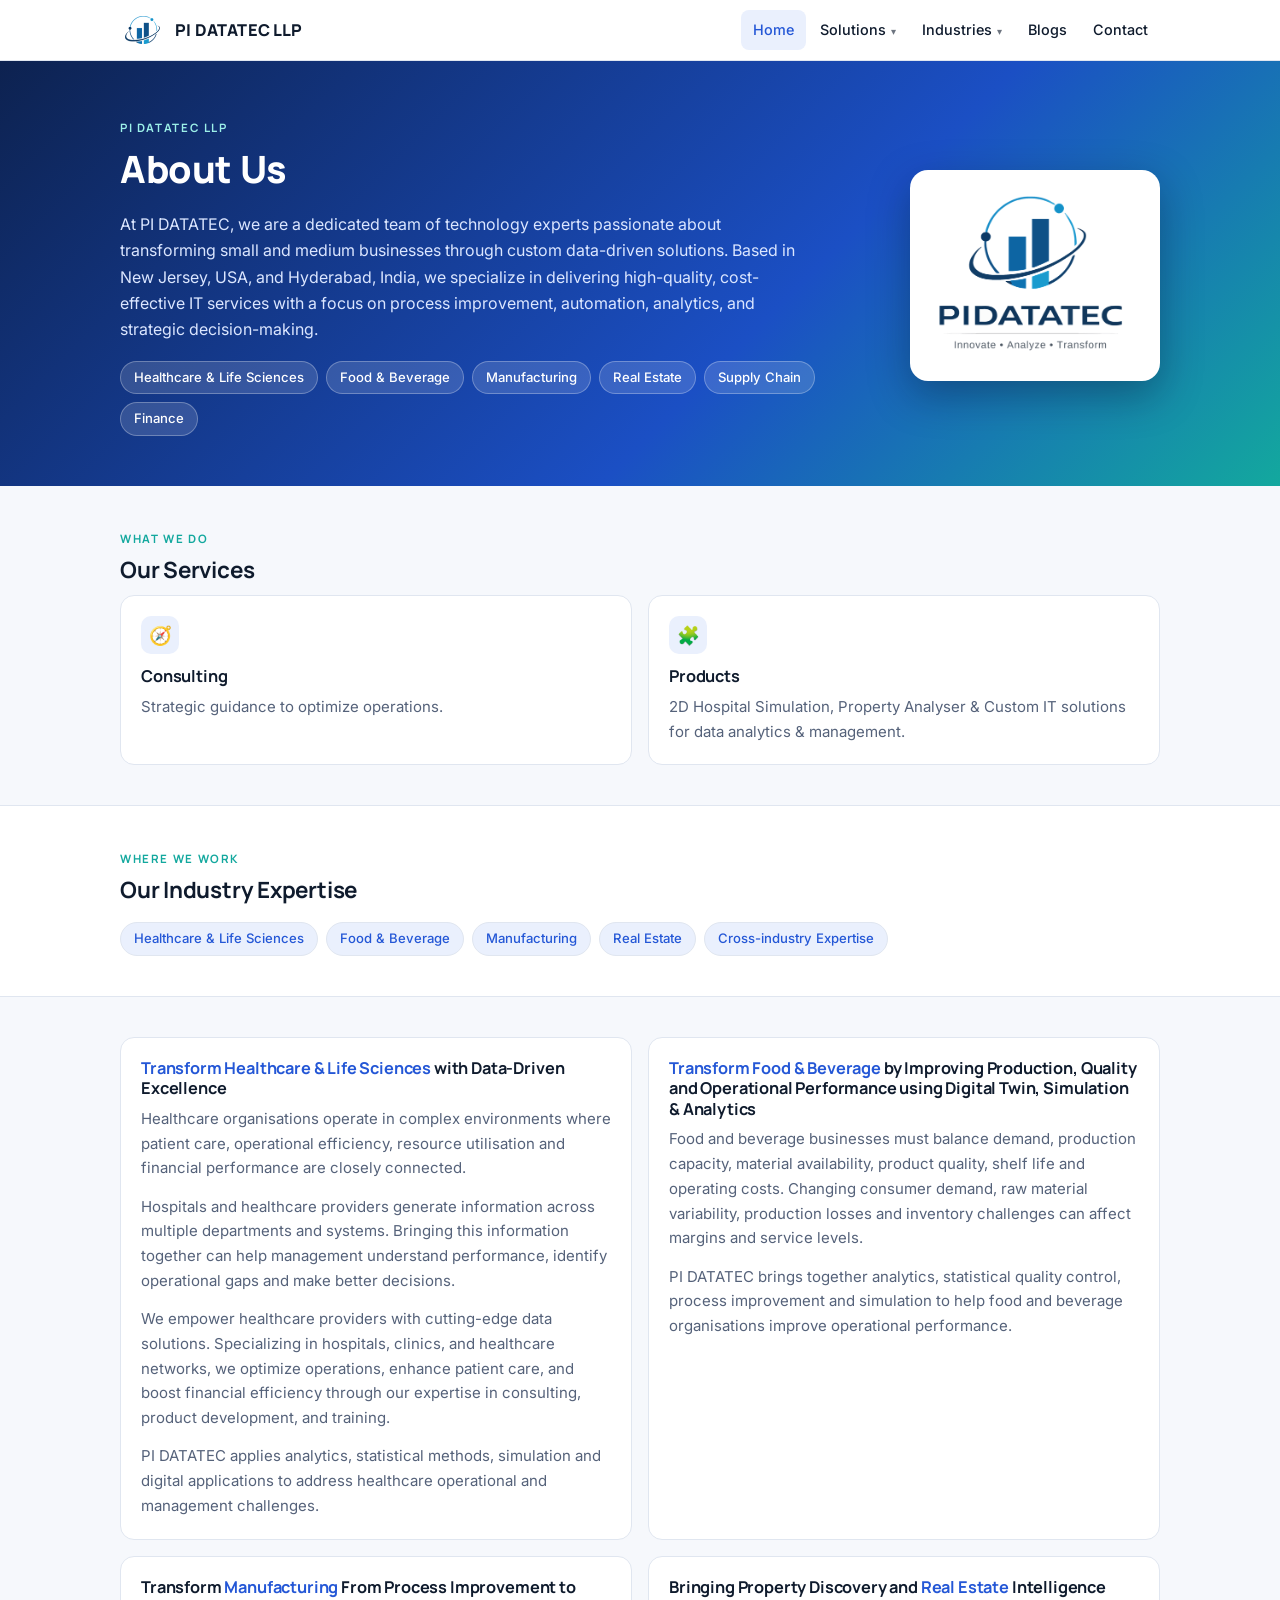
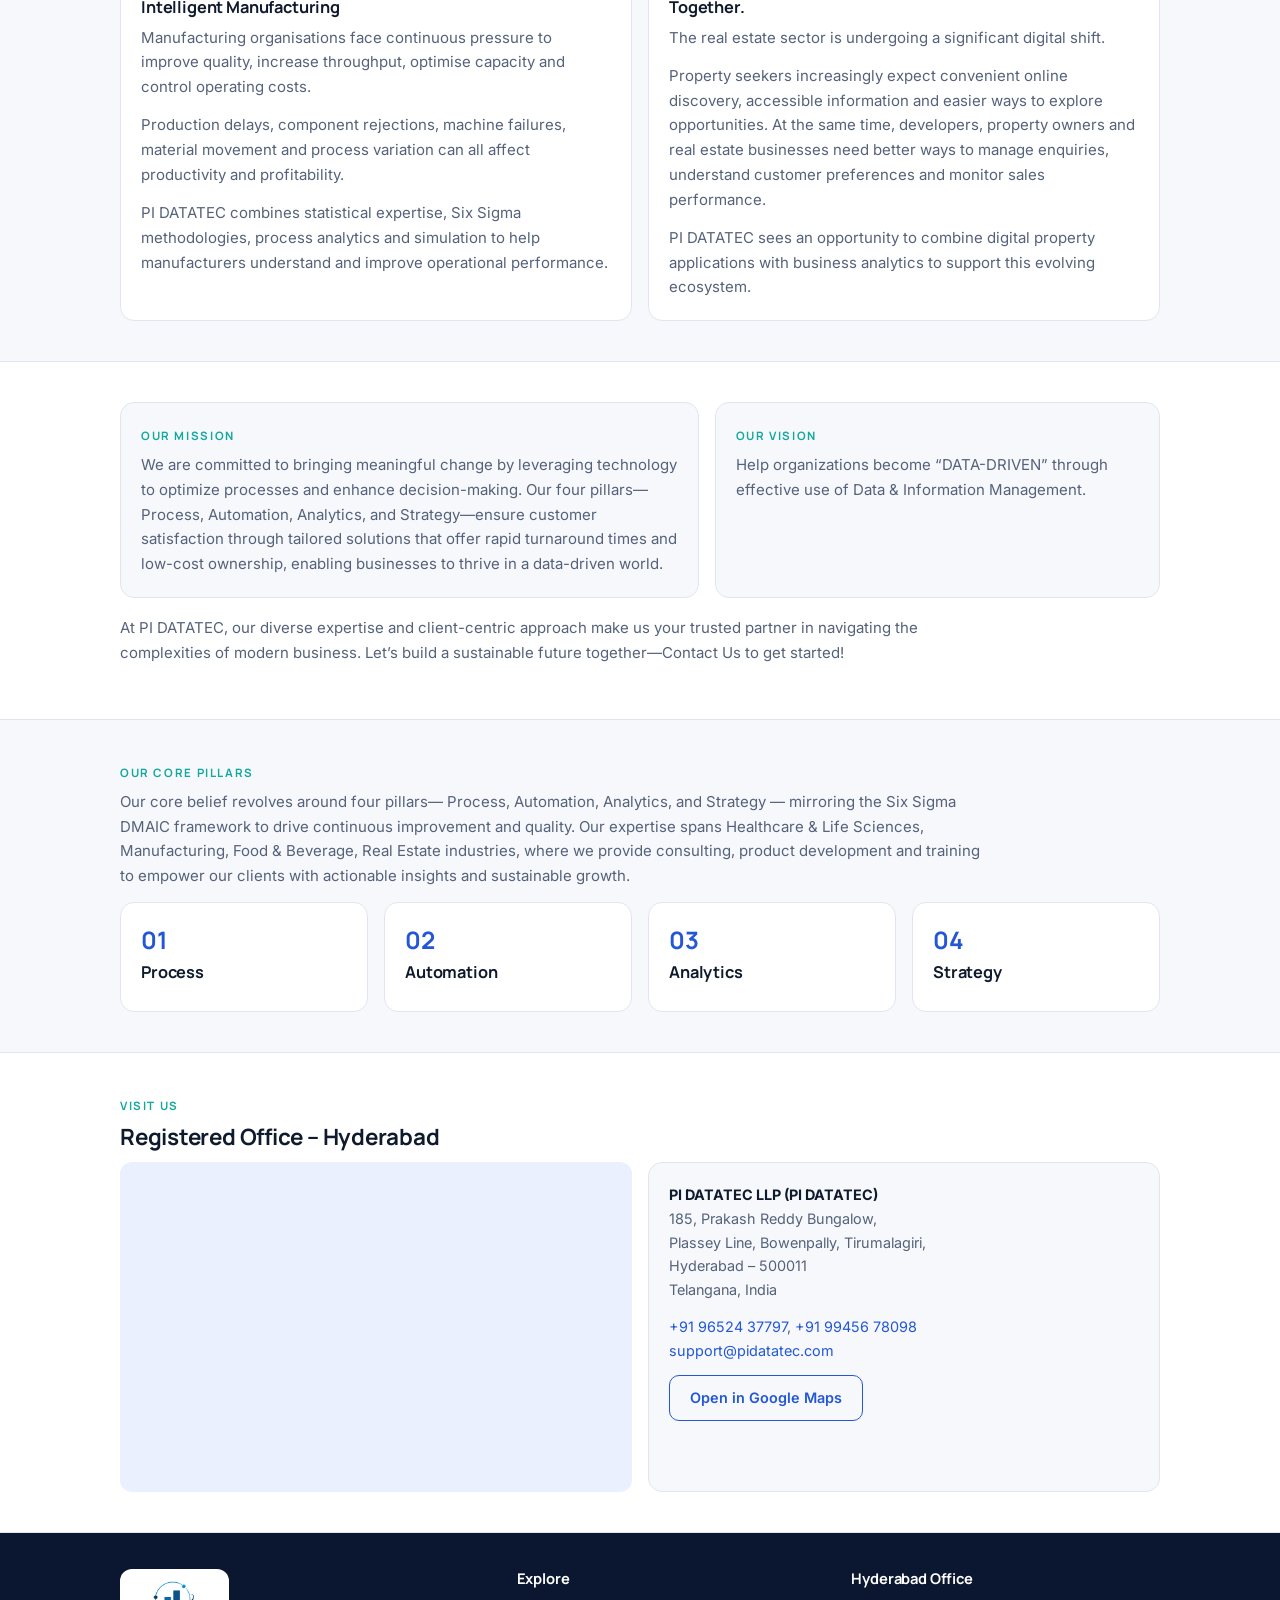
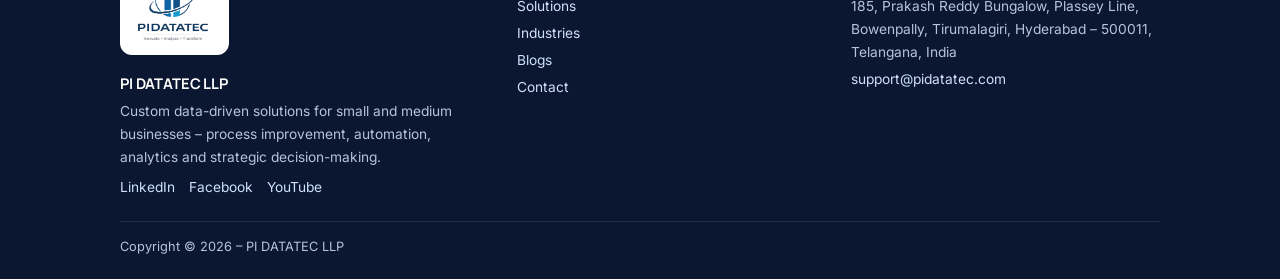
<file: index.html>
<!DOCTYPE html>
<html lang="en-GB">
<head>
<meta charset="utf-8">
<meta name="viewport" content="width=device-width, initial-scale=1, viewport-fit=cover">
<title>PI DATATEC LLP</title>
<meta name="description" content="PI DATATEC LLP – custom data-driven solutions: consulting, products and training in analytics, automation and simulation.">
<link rel="icon" type="image/png" href="[data-uri]">
<link rel="stylesheet" href="css/style.css">
</head>
<body>
<header><div class="wrap bar">
<a class="logo" href="index.html" aria-label="PI DATATEC LLP – Home"><img src="[data-uri]" alt="" width="38" height="30">PI DATATEC LLP</a>
<button id="mb" aria-label="Menu" aria-expanded="false">☰ Menu</button>
<nav id="nav" aria-label="Main"><ul>
<li><a href="index.html">Home</a></li>
<li class="has"><a href="services.html#solutions">Solutions</a><ul>
 <li><a href="services.html#consulting">Consulting</a></li>
 <li class="has"><a href="services.html#products">Products</a><ul>
  <li class="has"><a href="services.html#healthcare">Healthcare</a><ul><li><a href="services.html#hsim-2d">HSIM-2D</a></li></ul></li>
 </ul></li>
</ul></li>
<li class="has"><a href="industries.html#industries">Industries</a><ul>
 <li><a href="industries.html#healthcare-lifesciences">Healthcare &amp; Lifesciences</a></li>
 <li><a href="industries.html#manufacturing">Manufacturing</a></li>
 <li><a href="industries.html#food-beverage">Food &amp; Beverage</a></li>
 <li><a href="industries.html#real-estate">Real Estate</a></li>
 <li class="has"><a href="industries.html#cross-industry">Cross Industry Expertise</a><ul><li><a href="industries.html#supply-chain">Supply Chain (All Domains)</a></li></ul></li>
</ul></li>
<li><a href="index.html#blogs">Blogs</a></li>
<li><a href="contact.html">Contact</a></li>
</ul></nav>
</div></header>

<main id="app"></main>

<footer><div class="wrap">
<div class="fg">
<div><div class="fl"><img src="[data-uri]" alt="PI DATATEC logo"></div><h4>PI DATATEC LLP</h4><p>Custom data-driven solutions for small and medium businesses – process improvement, automation, analytics and strategic decision-making.</p>
<div class="soc"><a href="https://www.linkedin.com/company/pi-datatec-llp" target="_blank" rel="noopener">LinkedIn</a><a href="https://www.facebook.com/PI DATATEC" target="_blank" rel="noopener">Facebook</a><a href="https://www.youtube.com/@PI DATATEC" target="_blank" rel="noopener">YouTube</a></div></div>
<div><h4>Explore</h4><p><a href="services.html#solutions">Solutions</a></p><p><a href="industries.html#industries">Industries</a></p><p><a href="index.html#blogs">Blogs</a></p><p><a href="contact.html">Contact</a></p></div>
<div><h4>Hyderabad Office</h4><p>185, Prakash Reddy Bungalow, Plassey Line, Bowenpally, Tirumalagiri, Hyderabad – 500011, Telangana, India</p><p><a href="mailto:support@pidatatec.com">support@pidatatec.com</a></p></div>
</div>
<div class="cp">Copyright © 2026 – PI DATATEC LLP</div>
</div></footer>

<script src="js/main.js"></script>
</body>
</html>
</file>
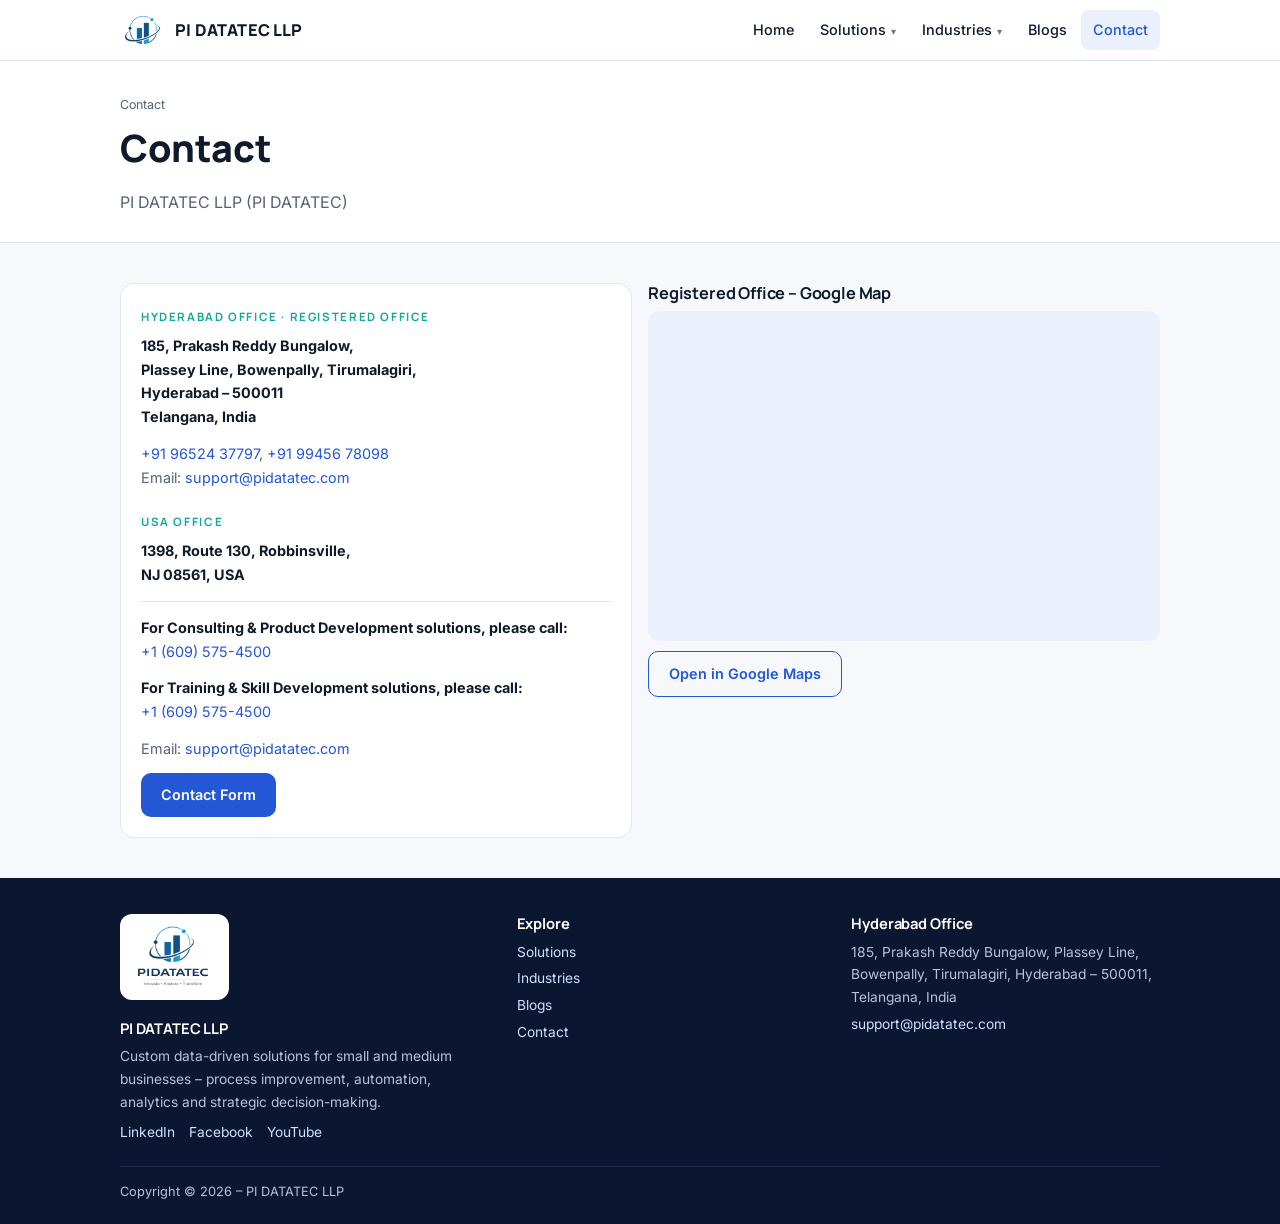
<file: contact.html>
<!DOCTYPE html>
<html lang="en">
<head>
    <meta charset="UTF-8">
    <meta name="viewport" content="width=device-width, initial-scale=1.0">
    <title>Contact | PI DATATEC</title>
    <link rel="stylesheet" href="css/style.css">
</head>
<body>

    <header><div class="wrap bar">
<a class="logo" href="index.html" aria-label="PI DATATEC LLP – Home"><img src="[data-uri]" alt="" width="38" height="30">PI DATATEC LLP</a>
<button id="mb" aria-label="Menu" aria-expanded="false">☰ Menu</button>
<nav id="nav" aria-label="Main"><ul>
<li><a href="index.html">Home</a></li>
<li class="has"><a href="services.html#solutions">Solutions</a><ul>
 <li><a href="services.html#consulting">Consulting</a></li>
 <li class="has"><a href="services.html#products">Products</a><ul>
  <li class="has"><a href="services.html#healthcare">Healthcare</a><ul><li><a href="services.html#hsim-2d">HSIM-2D</a></li></ul></li>
 </ul></li>
</ul></li>
<li class="has"><a href="industries.html#industries">Industries</a><ul>
 <li><a href="industries.html#healthcare-lifesciences">Healthcare &amp; Lifesciences</a></li>
 <li><a href="industries.html#manufacturing">Manufacturing</a></li>
 <li><a href="industries.html#food-beverage">Food &amp; Beverage</a></li>
 <li><a href="industries.html#real-estate">Real Estate</a></li>
 <li class="has"><a href="industries.html#cross-industry">Cross Industry Expertise</a><ul><li><a href="industries.html#supply-chain">Supply Chain (All Domains)</a></li></ul></li>
</ul></li>
<li><a href="index.html#blogs">Blogs</a></li>
<li><a href="contact.html">Contact</a></li>
</ul></nav>
</div></header>



<main id="app">

    <section style="background:#131f36; padding:40px 0; border-bottom:1px solid #263650;">
        <div class="wrap">
            <p style="color:#91b5e8; margin-bottom:12px;">Contact</p>
            <h1 style="font-size:42px; margin-bottom:18px;">Contact</h1>
            <p style="color:#91b5e8; font-size:18px;">
                PI DATATEC LLP (PI DATATEC)
            </p>
        </div>
    </section>

    <section class="sec">
        <div class="wrap">
            <div class="grid g2">

                <div class="card ct">
                    <span class="eyebrow">Hyderabad Office · Registered Office</span>

                    <p>
                        <b>
                            185, Prakash Reddy Bungalow,<br>
                            Plassey Line, Bowenpally, Tirumalagiri,<br>
                            Hyderabad – 500011<br>
                            Telangana, India
                        </b>
                    </p>

                    <p>
                        +91 96524 37797, +91 99456 78098<br>
                        Email:
                        <a href="mailto:support@pidatatec.com">support@pidatatec.com</a>
                    </p>

                    <span class="eyebrow">USA Office</span>

                    <p>
                        <b>
                            1398, Route 130, Robbinsville,<br>
                            NJ 08561, USA
                        </b>
                    </p>

                    <hr>

                    <p>
                        <b>For Consulting &amp; Product Development solutions, please call:</b><br>
                        +1 (609) 575-4500
                    </p>

                    <p>
                        <b>For Training &amp; Skill Development solutions, please call:</b><br>
                        +1 (609) 575-4500
                    </p>

                    <p>
                        Email:
                        <a href="mailto:support@pidatatec.com">support@pidatatec.com</a>
                    </p>

                    <a class="btn"
                       href="https://docs.google.com/forms/d/e/1FAIpQLSeUiw18XL8_y3Q1TGLeaWecY7NEmeWrzcXbZwNrRl00Z0Dn8A/viewform"
                       target="_blank" rel="noopener">
                        Contact Form
                    </a>
                </div>

              
<div>
    <h3>Registered Office – Google Map</h3>

    <iframe
        src="https://maps.google.com/maps?q=185%20Prakash%20Reddy%20Bungalow%20Bowenpally%20Hyderabad&t=&z=5&ie=UTF8&iwloc=&output=embed"
        width="100%"
        height="380"
        style="border:0; border-radius:14px;"
        allowfullscreen
        loading="lazy"
        referrerpolicy="no-referrer-when-downgrade">
    </iframe>

    <p style="margin-top:10px">
        <a class="btn o"
           href="https://www.google.com/maps/search/?api=1&query=185+Prakash+Reddy+Bungalow+Bowenpally+Hyderabad"
           target="_blank" rel="noopener">
            Open in Google Maps
        </a>
    </p>
</div>


            </div>
        </div>
    </section>
</main>



    <footer><div class="wrap">
<div class="fg">
<div><div class="fl"><img src="[data-uri]" alt="PI DATATEC logo"></div><h4>PI DATATEC LLP</h4><p>Custom data-driven solutions for small and medium businesses – process improvement, automation, analytics and strategic decision-making.</p>
<div class="soc"><a href="https://www.linkedin.com/company/pi-datatec-llp" target="_blank" rel="noopener">LinkedIn</a><a href="https://www.facebook.com/PI DATATEC" target="_blank" rel="noopener">Facebook</a><a href="https://www.youtube.com/@PI DATATEC" target="_blank" rel="noopener">YouTube</a></div></div>
<div><h4>Explore</h4><p><a href="services.html#solutions">Solutions</a></p><p><a href="industries.html#industries">Industries</a></p><p><a href="index.html#blogs">Blogs</a></p><p><a href="contact.html">Contact</a></p></div>
<div><h4>Hyderabad Office</h4><p>185, Prakash Reddy Bungalow, Plassey Line, Bowenpally, Tirumalagiri, Hyderabad – 500011, Telangana, India</p><p><a href="mailto:support@pidatatec.com">support@pidatatec.com</a></p></div>
</div>
<div class="cp">Copyright © 2026 – PI DATATEC LLP</div>
</div></footer>

    <script src="js/main.js"></script>
</body>
</html>
</file>
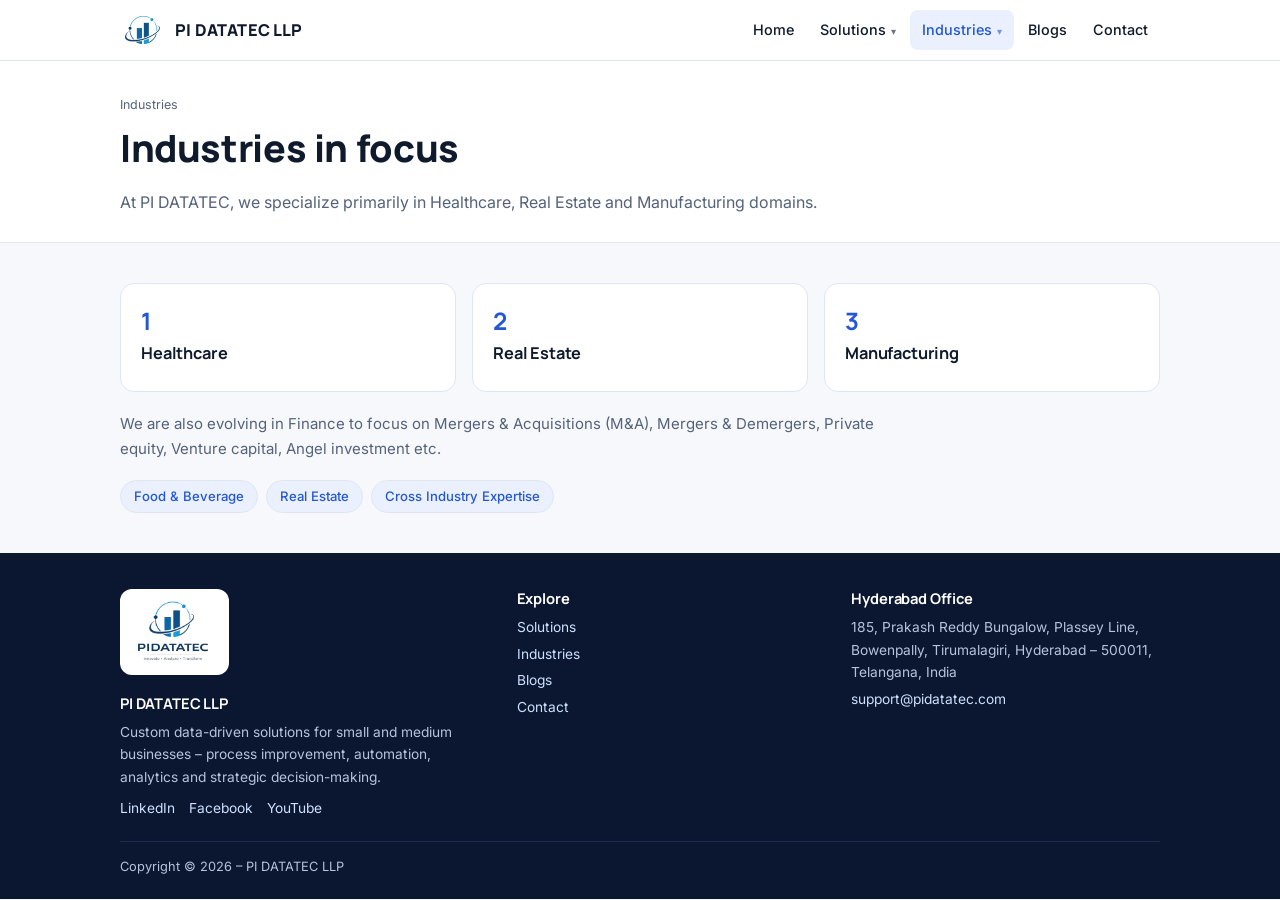
<file: industries.html>
<!DOCTYPE html>
<html lang="en">
<head>
    <meta charset="UTF-8">
    <meta name="viewport" content="width=device-width, initial-scale=1.0">
    <title>Industries | PI DATATEC</title>
    <link rel="stylesheet" href="css/style.css">
</head>
<body>

    <header><div class="wrap bar">
<a class="logo" href="index.html" aria-label="PI DATATEC LLP – Home"><img src="[data-uri]" alt="" width="38" height="30">PI DATATEC LLP</a>
<button id="mb" aria-label="Menu" aria-expanded="false">☰ Menu</button>

<nav id="nav" aria-label="Main">
<ul>
    <li><a href="index.html">Home</a></li>

    <li class="has">
        <a href="services.html#solutions">Solutions</a>
        <ul>
            <li><a href="services.html#consulting">Consulting</a></li>
            <li class="has">
                <a href="services.html#products">Products</a>
                <ul>
                    <li class="has">
                        <a href="services.html#healthcare">Healthcare</a>
                        <ul>
                            <li><a href="services.html#hsim-2d">HSIM-2D</a></li>
                        </ul>
                    </li>
                </ul>
            </li>
        </ul>
    </li>

    <li class="has">
        <a href="industries.html#industries">Industries</a>
        <ul>
            <li><a href="industries.html#healthcare-lifesciences">Healthcare &amp; Lifesciences</a></li>
            <li><a href="industries.html#manufacturing">Manufacturing</a></li>
            <li><a href="industries.html#food-beverage">Food &amp; Beverage</a></li>
            <li><a href="industries.html#real-estate">Real Estate</a></li>
            <li class="has">
                <a href="industries.html#cross-industry">Cross Industry Expertise</a>
                <ul>
                    <li><a href="industries.html#supply-chain">Supply Chain (All Domains)</a></li>
                </ul>
            </li>
        </ul>
    </li>

    <li><a href="index.html#blogs">Blogs</a></li>
    <li><a href="contact.html">Contact</a></li>
</ul>
</nav>

</div></header>

    <main id="app">
    <!-- Industries Page Banner -->
    <section style="background:#102b50; color:white; padding:65px 20px; text-align:center;">
        <div class="wrap">
            <p style="margin:0 0 12px;">Home / Industries</p>
            <h1 style="font-size:42px; margin:0 0 15px;">Industries in focus</h1>
            <p style="max-width:750px; margin:auto; line-height:1.7;">
                At PI DATATEC, we specialize primarily in Healthcare,
                Real Estate and Manufacturing domains.
            </p>
        </div>
    </section>

    <!-- Industries Cards -->
    <section class="sec">
        <div class="wrap">

            
<div class="grid g3">

    <a class="card" href="industries.html#healthcare-lifesciences" data-industry="healthcare-lifesciences">
        <div class="pill">1</div>
        <h3>Healthcare</h3>
    </a>

    <a class="card" href="industries.html#real-estate" data-industry="real-estate">
        <div class="pill">2</div>
        <h3>Real Estate</h3>
    </a>

    <a class="card" href="industries.html#manufacturing" data-industry="manufacturing">
        <div class="pill">3</div>
        <h3>Manufacturing</h3>
    </a>

</div>


            <p style="margin-top:20px; max-width:780px;">
                We are also evolving in Finance to focus on Mergers &amp;
                Acquisitions (M&amp;A), Mergers &amp; Demergers,
                Private equity, Venture capital, Angel investment etc.
            </p>

            <div class="chips d">
                <a class="chip" href="industries.html#food-beverage">Food &amp; Beverage</a>
                <a class="chip" href="industries.html#real-estate">Real Estate</a>
                <a class="chip" href="industries.html#cross-industry">Cross Industry Expertise</a>
            </div>

        </div>
    </section>

    <!-- Healthcare & Lifesciences -->
<section class="sec" id="healthcare-lifesciences" data-industry="healthcare-lifesciences">
    <div class="wrap">

        <h2>Better Healthcare Operations Through Data and Technology</h2>

        <p>Healthcare organisations operate in complex environments where patient care, operational efficiency, resource utilisation and financial performance are closely connected.</p>

        <p>Hospitals and healthcare providers generate information across multiple departments and systems. Bringing this information together can help management understand performance, identify operational gaps and make better decisions.</p>

        <p>PI DATATEC applies analytics, statistical methods, simulation and digital applications to address healthcare operational and management challenges.</p>

    </div>
</section>

<section class="sec alt">
    <div class="wrap">
        <h2>Our Areas of Focus</h2>

        <div class="grid g2">

            <div class="card">
                <h3>Hospital Analytics &amp; Decision Intelligence</h3>
                <ul>
                    <li>OP and IP performance analytics</li>
                    <li>Patient volume and service utilisation</li>
                    <li>Revenue cycle and billing analytics</li>
                    <li>Pharmacy and laboratory performance</li>
                    <li>Inventory and consumption analytics</li>
                    <li>HR and workforce analytics</li>
                    <li>Financial and operational dashboards</li>
                </ul>
            </div>

            <div class="card">
                <h3>Hospital Simulation &amp; Patient Flow</h3>
                <ul>
                    <li>Patient arrival and movement modelling</li>
                    <li>Waiting time and bottleneck analysis</li>
                    <li>Department capacity evaluation</li>
                    <li>Resource utilisation studies</li>
                    <li>Operational scenario modelling</li>
                </ul>
            </div>

            <div class="card">
                <h3>Healthcare Applications</h3>
                <ul>
                    <li>Doctor appointment applications</li>
                    <li>Digital healthcare workflows</li>
                    <li>Healthcare information and reporting solutions</li>
                </ul>
            </div>

            <div class="card">
                <h3>Life Sciences &amp; Pharmaceutical Analytics</h3>
                <ul>
                    <li>Statistical analysis and biostatistics</li>
                    <li>Quality and process performance analysis</li>
                    <li>Inventory and supply chain analytics</li>
                    <li>Data-driven operational reporting</li>
                </ul>
            </div>

        </div>

        <p style="margin-top:20px; max-width:820px;">
            We help healthcare organisations move towards more connected information, improved operational visibility and evidence-based management decisions.
        </p>
    </div>
</section>



<!-- Manufacturing -->
<section class="sec" id="manufacturing">
    <div class="wrap" style="max-width:820px">
        <h2>Manufacturing Industry Solutions</h2>
        <p><strong>From Process Improvement to Intelligent Manufacturing.</strong></p>

        <p>Manufacturing organisations face continuous pressure to improve quality, increase throughput, optimise capacity and control operating costs.</p>

        <p>Production delays, component rejections, machine failures, material movement and process variation can all affect productivity and profitability.</p>

        <p>PI DATATEC combines statistical expertise, Six Sigma methodologies, process analytics and simulation to help manufacturers understand and improve operational performance.</p>
    </div>
</section>

<section class="sec alt">
    <div class="wrap">
        <h2>Our Areas of Focus</h2>

        <div class="grid g2">

            <div class="card">
                <h3>Quality Engineering &amp; Six Sigma</h3>
                <ul>
                    <li>Statistical Process Control</li>
                    <li>Hypothesis testing</li>
                    <li>Supplier and incoming material quality analysis</li>
                    <li>Component rejection analysis</li>
                    <li>Process capability studies</li>
                    <li>Root cause analysis</li>
                    <li>Defect reduction initiatives</li>
                </ul>
            </div>

            <div class="card">
                <h3>Production &amp; Capacity Optimisation</h3>
                <ul>
                    <li>Production planning and scheduling</li>
                    <li>Capacity utilisation analysis</li>
                    <li>Throughput and bottleneck studies</li>
                    <li>Assembly line and process balancing</li>
                    <li>Productivity measurement</li>
                    <li>Resource optimisation</li>
                </ul>
            </div>

            <div class="card">
                <h3>Equipment &amp; Operational Performance</h3>
                <ul>
                    <li>Machine downtime analysis</li>
                    <li>Equipment performance monitoring</li>
                    <li>Overall Equipment Effectiveness (OEE)</li>
                    <li>Failure and maintenance data analysis</li>
                    <li>Operational performance dashboards</li>
                </ul>
            </div>

            <div class="card">
                <h3>Simulation &amp; Digital Twin Solutions</h3>
                <ul>
                    <li>Manufacturing process simulation</li>
                    <li>Production line modelling</li>
                    <li>Material handling simulation</li>
                    <li>Facility and layout evaluation</li>
                    <li>Capacity and throughput modelling</li>
                    <li>Alternative scenario analysis</li>
                </ul>
            </div>

        </div>
    </div>
</section>

<section class="sec">
    <div class="wrap">
        <h2>How We Help</h2>

        <p style="max-width:780px">
            We help manufacturing businesses use statistical evidence
            and operational intelligence to identify inefficiencies,
            improve quality, optimise production and make better
            investment and planning decisions.
        </p>

        <div class="eyebrow" style="margin-top:6px">
            PI DATATEC Solutions
        </div>

        <div class="chips d">
            <span class="chip">Six Sigma &amp; SPC Consulting</span>
            <span class="chip">Manufacturing Analytics</span>
            <span class="chip">Production Simulation</span>
            <span class="chip">Supply Chain Optimisation</span>
        </div>
    </div>
</section>

</main>

    <footer><div class="wrap">
<div class="fg">
<div><div class="fl"><img src="[data-uri]" alt="PI DATATEC logo"></div><h4>PI DATATEC LLP</h4><p>Custom data-driven solutions for small and medium businesses – process improvement, automation, analytics and strategic decision-making.</p>
<div class="soc"><a href="https://www.linkedin.com/company/pi-datatec-llp" target="_blank" rel="noopener">LinkedIn</a><a href="https://www.facebook.com/PI DATATEC" target="_blank" rel="noopener">Facebook</a><a href="https://www.youtube.com/@PI DATATEC" target="_blank" rel="noopener">YouTube</a></div></div>
<div><h4>Explore</h4><p><a href="services.html#solutions">Solutions</a></p><p><a href="industries.html#industries">Industries</a></p><p><a href="index.html#blogs">Blogs</a></p><p><a href="contact.html">Contact</a></p></div>
<div><h4>Hyderabad Office</h4><p>185, Prakash Reddy Bungalow, Plassey Line, Bowenpally, Tirumalagiri, Hyderabad – 500011, Telangana, India</p><p><a href="mailto:support@pidatatec.com">support@pidatatec.com</a></p></div>
</div>
<div class="cp">Copyright © 2026 – PI DATATEC LLP</div>
</div></footer>

    <script src="js/main.js"></script>
</body>
</html>
</file>
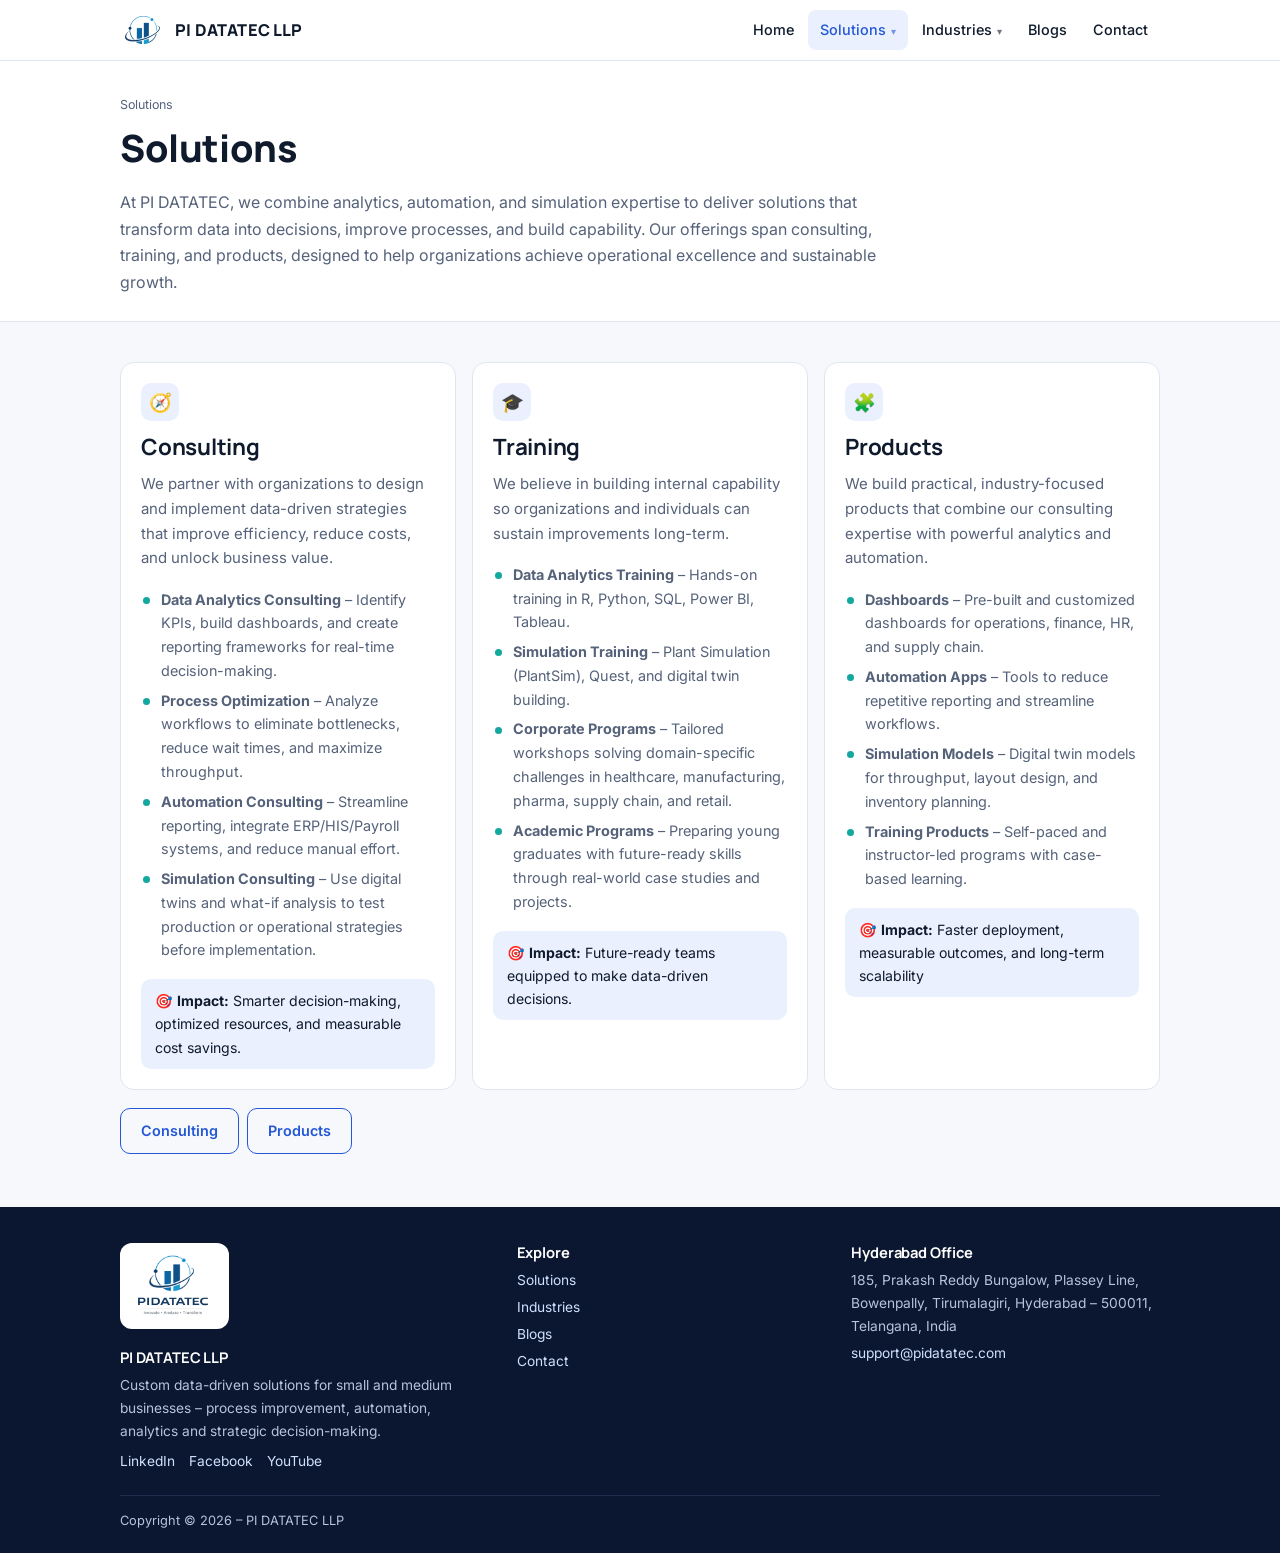
<file: services.html>
<!DOCTYPE html>
<html lang="en">
<head>
    <meta charset="UTF-8">
    <meta name="viewport" content="width=device-width, initial-scale=1.0">
    <title>Solutions | PI DATATEC</title>
    <link rel="stylesheet" href="css/style.css">
</head>
<body>

    <header><div class="wrap bar">
<a class="logo" href="index.html" aria-label="PI DATATEC LLP – Home"><img src="[data-uri]" alt="" width="38" height="30">PI DATATEC LLP</a>
<button id="mb" aria-label="Menu" aria-expanded="false">☰ Menu</button>
<nav id="nav" aria-label="Main"><ul>
<li><a href="index.html">Home</a></li>
<li class="has"><a href="services.html#solutions">Solutions</a><ul>
 <li><a href="services.html#consulting">Consulting</a></li>
 <li class="has"><a href="services.html#products">Products</a><ul>
  <li class="has"><a href="services.html#healthcare">Healthcare</a><ul><li><a href="services.html#hsim-2d">HSIM-2D</a></li></ul></li>
 </ul></li>
</ul></li>
<li class="has"><a href="industries.html#industries">Industries</a><ul>
 <li><a href="industries.html#healthcare-lifesciences">Healthcare &amp; Lifesciences</a></li>
 <li><a href="industries.html#manufacturing">Manufacturing</a></li>
 <li><a href="industries.html#food-beverage">Food &amp; Beverage</a></li>
 <li><a href="industries.html#real-estate">Real Estate</a></li>
 <li class="has"><a href="industries.html#cross-industry">Cross Industry Expertise</a><ul><li><a href="industries.html#supply-chain">Supply Chain (All Domains)</a></li></ul></li>
</ul></li>
<li><a href="index.html#blogs">Blogs</a></li>
<li><a href="contact.html">Contact</a></li>
</ul></nav>
</div></header>

    <main id="app">
      <!-- Services page content will go here -->
       <section class="sec">
    <div class="wrap">
        <h1>Solutions</h1>
        <p>At PI DATATEC, we combine analytics, automation, and simulation expertise to deliver solutions that transform data into decisions, improve processes, and build capability.</p>

        <div class="grid g3">
            <div class="card">
                <div class="ic">🧭</div>
                <h2>Consulting</h2>
                <p>We partner with organizations to design and implement data-driven strategies that improve efficiency, reduce costs, and unlock business value.</p>
            </div>

            <div class="card">
                <div class="ic">🎓</div>
                <h2>Training</h2>
                <p>We build internal capability so organizations and individuals can sustain improvements long-term.</p>
            </div>

            <div class="card">
                <div class="ic">🧩</div>
                <h2>Products</h2>
                <p>We build practical, industry-focused products that combine consulting expertise with analytics and automation.</p>
            </div>
        </div>
    </div>
</section>
    </main>

    <footer><div class="wrap">
<div class="fg">
<div><div class="fl"><img src="[data-uri]" alt="PI DATATEC logo"></div><h4>PI DATATEC LLP</h4><p>Custom data-driven solutions for small and medium businesses – process improvement, automation, analytics and strategic decision-making.</p>
<div class="soc"><a href="https://www.linkedin.com/company/pi-datatec-llp" target="_blank" rel="noopener">LinkedIn</a><a href="https://www.facebook.com/PI DATATEC" target="_blank" rel="noopener">Facebook</a><a href="https://www.youtube.com/@PI DATATEC" target="_blank" rel="noopener">YouTube</a></div></div>
<div><h4>Explore</h4><p><a href="services.html#solutions">Solutions</a></p><p><a href="industries.html#industries">Industries</a></p><p><a href="index.html#blogs">Blogs</a></p><p><a href="contact.html">Contact</a></p></div>
<div><h4>Hyderabad Office</h4><p>185, Prakash Reddy Bungalow, Plassey Line, Bowenpally, Tirumalagiri, Hyderabad – 500011, Telangana, India</p><p><a href="mailto:support@pidatatec.com">support@pidatatec.com</a></p></div>
</div>
<div class="cp">Copyright © 2026 – PI DATATEC LLP</div>
</div></footer>

    <script src="js/main.js"></script>
</body>
</html>
</file>
<file: css/style.css>
@import url("https://fonts.googleapis.com/css2?family=Inter:wght@400;500&family=Manrope:wght@600;700;800&display=swap");

:root{--bg:#f6f8fc;--sf:#fff;--ink:#0f1b2d;--mut:#55627a;--br:#2457d6;--br2:#13a89e;--ln:#e0e6f0;--soft:#eaf0fd;--hero:linear-gradient(135deg,#0d2250,#1b4fc4 60%,#13a89e);
--hf:'Manrope','Segoe UI',system-ui,sans-serif;--bf:'Inter','Segoe UI',system-ui,-apple-system,sans-serif;
box-sizing:border-box;padding-top:env(safe-area-inset-top,0px);padding-bottom:env(safe-area-inset-bottom,0px)}
@media (prefers-color-scheme:dark){:root:not([data-theme="light"]){--bg:#0b1322;--sf:#121c31;--ink:#e8eefb;--mut:#9aa8c2;--br:#7ba0ff;--br2:#3fd0c4;--ln:#22304a;--soft:#17243f;color-scheme:dark}}
:root[data-theme="dark"]{--bg:#0b1322;--sf:#121c31;--ink:#e8eefb;--mut:#9aa8c2;--br:#7ba0ff;--br2:#3fd0c4;--ln:#22304a;--soft:#17243f;color-scheme:dark}
html{scroll-padding-top:calc(env(safe-area-inset-top,0px) + 70px);scroll-behavior:smooth}
*,*::before,*::after{box-sizing:border-box}
body{margin:0;background:var(--bg);color:var(--ink);font:400 15px/1.65 var(--bf);-webkit-font-smoothing:antialiased}
body::before{content:"";position:fixed;inset:0 0 auto;height:env(safe-area-inset-top,0px);background:var(--sf);z-index:60}
a{color:var(--br);text-decoration:none}a:hover{text-decoration:underline}
h1,h2,h3,h4{font-family:var(--hf);line-height:1.25;margin:0 0 .5em;letter-spacing:-.01em}
h1{font-size:clamp(1.7rem,3.4vw,2.35rem);font-weight:800}h2{font-size:1.4rem;font-weight:700}h3{font-size:1.02rem;font-weight:700}h4{font-size:.92rem;font-weight:700}
p{margin:0 0 .9em;color:var(--mut)}
.wrap{max-width:1080px;margin:0 auto;padding:0 20px}
header{position:sticky;top:env(safe-area-inset-top,0px);z-index:50;background:var(--sf);border-bottom:1px solid var(--ln)}
.bar{display:flex;align-items:center;justify-content:space-between;height:60px}
.logo{display:flex;align-items:center;gap:10px;font:800 1.02rem var(--hf);color:var(--ink);letter-spacing:.01em}
.logo:hover{text-decoration:none}.logo img{height:34px;width:auto;display:block;background:#fff;border-radius:8px;padding:3px 5px}.logo i{width:32px;height:32px;border-radius:9px;background:var(--hero);color:#fff;display:grid;place-items:center;font:700 1.15rem Georgia,serif;font-style:normal}
nav ul{list-style:none;margin:0;padding:0}
nav>ul{display:flex;gap:2px}
nav li{position:relative}
nav a{display:block;padding:8px 12px;color:var(--ink);font-weight:500;font-size:.9rem;border-radius:8px;white-space:nowrap}
nav a:hover,nav a.on{background:var(--soft);color:var(--br);text-decoration:none}
nav .has>a::after{content:"▾";margin-left:5px;font-size:.7em;opacity:.6}
nav ul ul{display:none;position:absolute;top:100%;left:0;min-width:230px;background:var(--sf);border:1px solid var(--ln);border-radius:12px;padding:6px;box-shadow:0 12px 30px rgba(10,25,60,.14)}
nav ul ul ul{top:-7px;left:100%}
nav ul ul .has>a::after{content:"▸";float:right}
nav li:hover>ul,nav li:focus-within>ul{display:block}
#mb{display:none;background:none;border:1px solid var(--ln);color:var(--ink);border-radius:8px;padding:6px 11px;font:500 .9rem var(--bf);cursor:pointer}
.hero{background:var(--hero);color:#fff;padding:54px 0 50px;position:relative;overflow:hidden}
.hero .wrap{display:flex;align-items:center;justify-content:space-between;gap:36px}.hero .tx{flex:1}.lg{flex:0 0 250px;background:#fff;border-radius:18px;padding:14px;box-shadow:0 14px 40px rgba(5,15,40,.35)}.lg img{width:100%;height:auto;display:block}
.fl{background:#fff;border-radius:12px;padding:8px 12px;display:inline-block;margin-bottom:12px}.fl img{height:70px;width:auto;display:block}
.hero h1{color:#fff;max-width:720px}.hero p{color:#dbe6ff;max-width:700px;font-size:1rem}
.eyebrow{display:inline-block;font:700 .72rem var(--hf);letter-spacing:.14em;text-transform:uppercase;color:var(--br2);margin-bottom:10px}
.hero .eyebrow{color:#9cf0e8}
.chips{display:flex;flex-wrap:wrap;gap:8px;margin-top:18px}
.chip{padding:5px 13px;border-radius:99px;font-size:.82rem;font-weight:500;background:rgba(255,255,255,.14);border:1px solid rgba(255,255,255,.28);color:#fff}
.chip:hover{background:rgba(255,255,255,.24);text-decoration:none}
.chips.d .chip{background:var(--soft);border-color:var(--ln);color:var(--br)}
.sec{padding:40px 0}.sec.alt{background:var(--sf);border-block:1px solid var(--ln)}
.ph{padding:34px 0 26px;background:var(--sf);border-bottom:1px solid var(--ln)}
.ph p{max-width:760px;font-size:1rem;margin:0}
.crumb{font-size:.78rem;color:var(--mut);margin-bottom:8px}
.grid{display:grid;gap:16px}.g2{grid-template-columns:repeat(2,1fr)}.g3{grid-template-columns:repeat(3,1fr)}.g4{grid-template-columns:repeat(4,1fr)}
.card{background:var(--sf);border:1px solid var(--ln);border-radius:14px;padding:20px}
.sec.alt .card{background:var(--bg)}
a.card{display:block;color:inherit;transition:transform .15s,border-color .15s}a.card:hover{transform:translateY(-2px);border-color:var(--br);text-decoration:none}
.card p:last-child{margin:0}
.ic{width:38px;height:38px;border-radius:10px;background:var(--soft);display:grid;place-items:center;font-size:1.15rem;margin-bottom:12px}
ul.l{list-style:none;padding:0;margin:0}
ul.l li{position:relative;padding:3px 0 3px 20px;color:var(--mut);font-size:.9rem}
ul.l li::before{content:"";position:absolute;left:2px;top:.85em;width:7px;height:7px;border-radius:50%;background:var(--br2)}
.imp{margin-top:14px;padding:10px 14px;border-radius:10px;background:var(--soft);color:var(--ink);font-size:.88rem}
.btn{display:inline-block;padding:10px 20px;border-radius:10px;background:var(--br);color:#fff;font-weight:600;font-size:.9rem}
.btn:hover{text-decoration:none;filter:brightness(1.08)}.btn.o{background:none;border:1px solid var(--br);color:var(--br)}
.hero .btn{background:#fff;color:#0d2250}
.mv{display:grid;grid-template-columns:1.3fr 1fr;gap:16px}
.pill{font:700 1.5rem var(--hf);color:var(--br);margin-bottom:6px}
.cta{background:var(--hero);color:#fff;border-radius:16px;padding:30px;text-align:center}
.cta h2{color:#fff}.cta p{color:#dbe6ff;max-width:560px;margin:0 auto 16px}.cta .btn{background:#fff;color:#0d2250}
.map{border:0;width:100%;height:330px;border-radius:12px;background:var(--soft);display:block}
.ct{font-size:.9rem;color:var(--mut)}.ct b{color:var(--ink)}
.step{counter-increment:s}.step h3::before{counter-increment:none;content:counter(s) ". "}
.steps{counter-reset:s}
.art{max-width:760px}.art p,.art li{color:var(--ink);font-size:.95rem}.art img{max-width:100%;height:auto;border-radius:10px}.art h2,.art h3,.art h4{margin-top:1.4em}.meta{font-size:.8rem;color:var(--mut);margin-bottom:14px}.tg{display:inline-block;margin:0 6px 6px 0;padding:2px 10px;border-radius:99px;background:var(--soft);color:var(--br);font-size:.75rem}
footer{background:#0b1730;color:#b7c3dc;padding:36px 0 22px;font-size:.86rem}
footer a{color:#cfe0ff}footer h4{color:#fff;margin-bottom:8px}footer p{color:#b7c3dc;margin:0 0 4px}
.fg{display:grid;grid-template-columns:1.2fr 1fr 1fr;gap:26px}
.soc{display:flex;gap:14px;margin-top:8px}
.cp{border-top:1px solid #1f2d4d;margin-top:22px;padding-top:14px;font-size:.8rem}
@media(max-width:860px){
#mb{display:block}
nav{display:none;position:absolute;top:100%;left:0;right:0;background:var(--sf);border-bottom:1px solid var(--ln);max-height:78vh;overflow:auto;padding:8px 14px}
nav.open{display:block}nav>ul{flex-direction:column}
nav ul ul,nav ul ul ul{display:block;position:static;border:0;box-shadow:none;padding:0 0 0 14px;min-width:0}
nav .has>a::after{display:none}
.g2,.g3,.g4,.mv,.fg{grid-template-columns:1fr}
.hero .wrap{flex-direction:column;align-items:flex-start}.lg{flex-basis:auto;width:190px}
}
@media(min-width:861px) and (max-width:1000px){.g4{grid-template-columns:repeat(2,1fr)}.g3{grid-template-columns:repeat(2,1fr)}}
</file>
